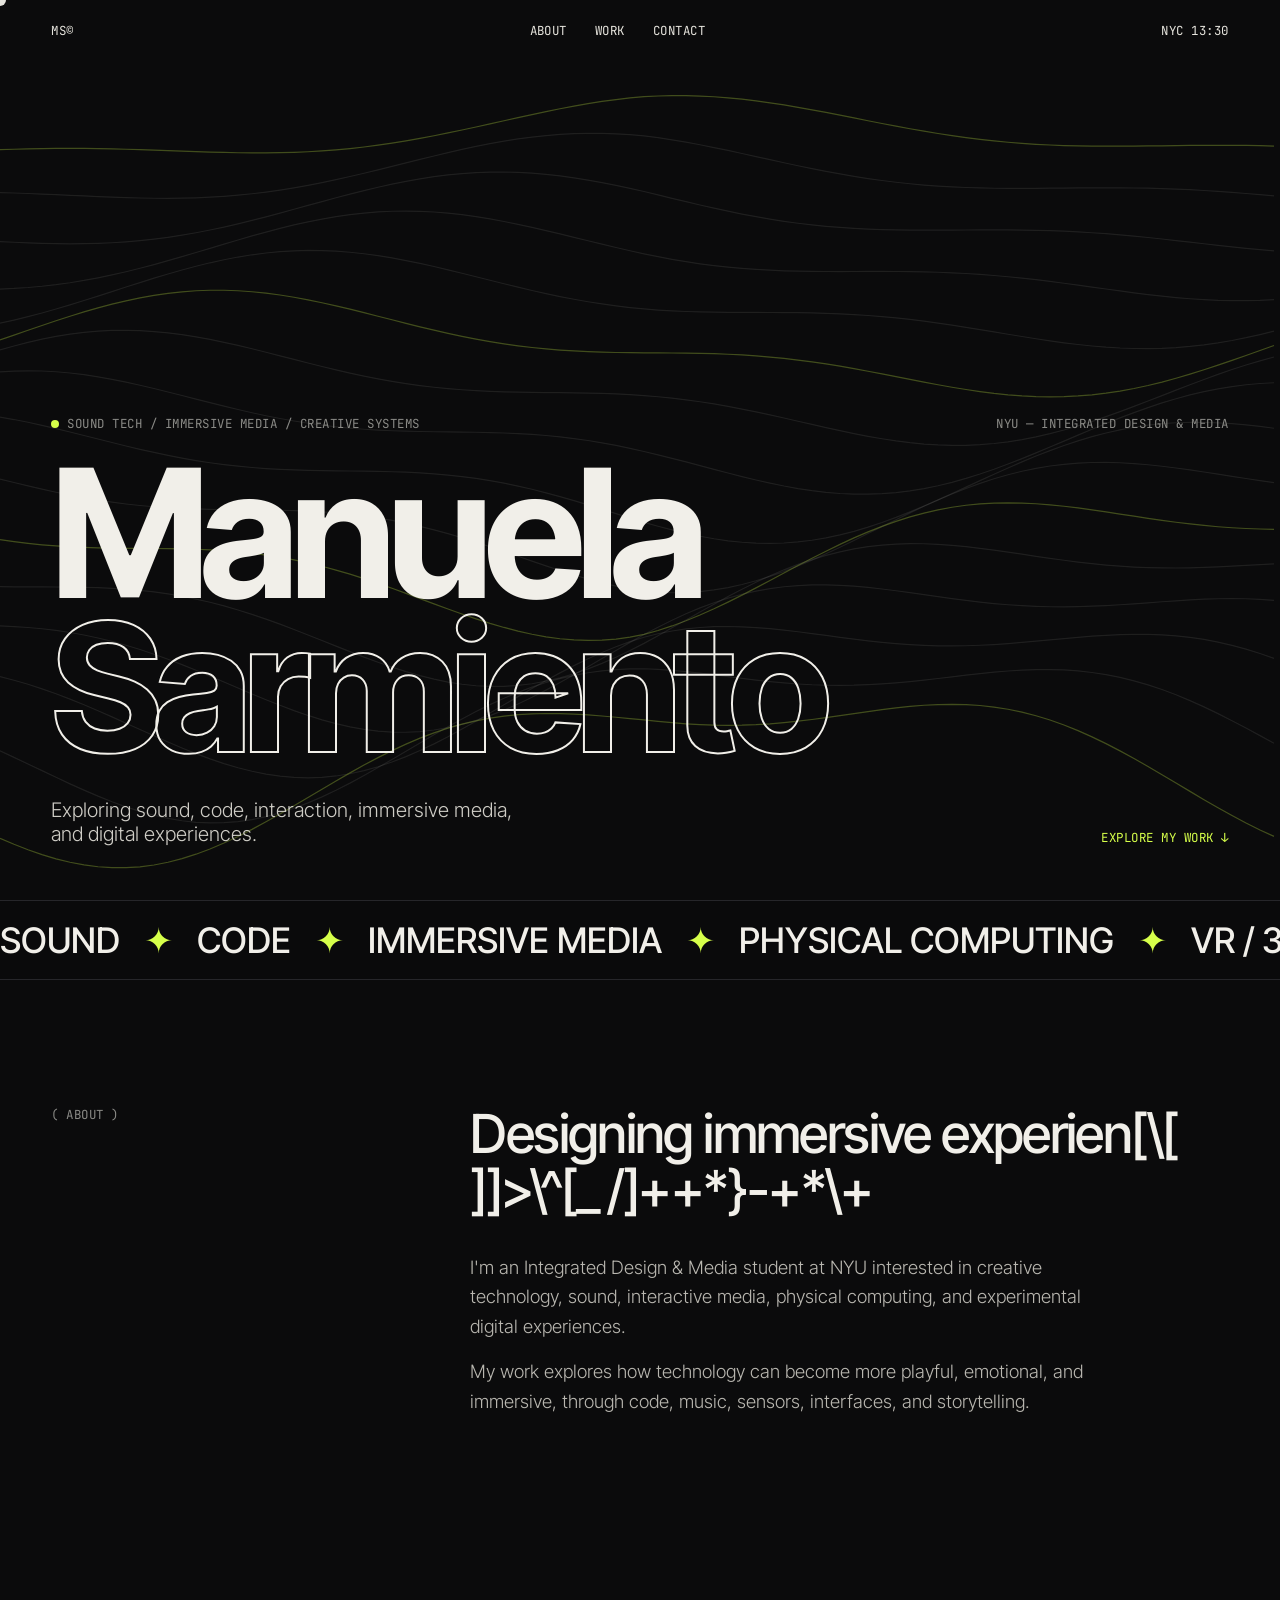
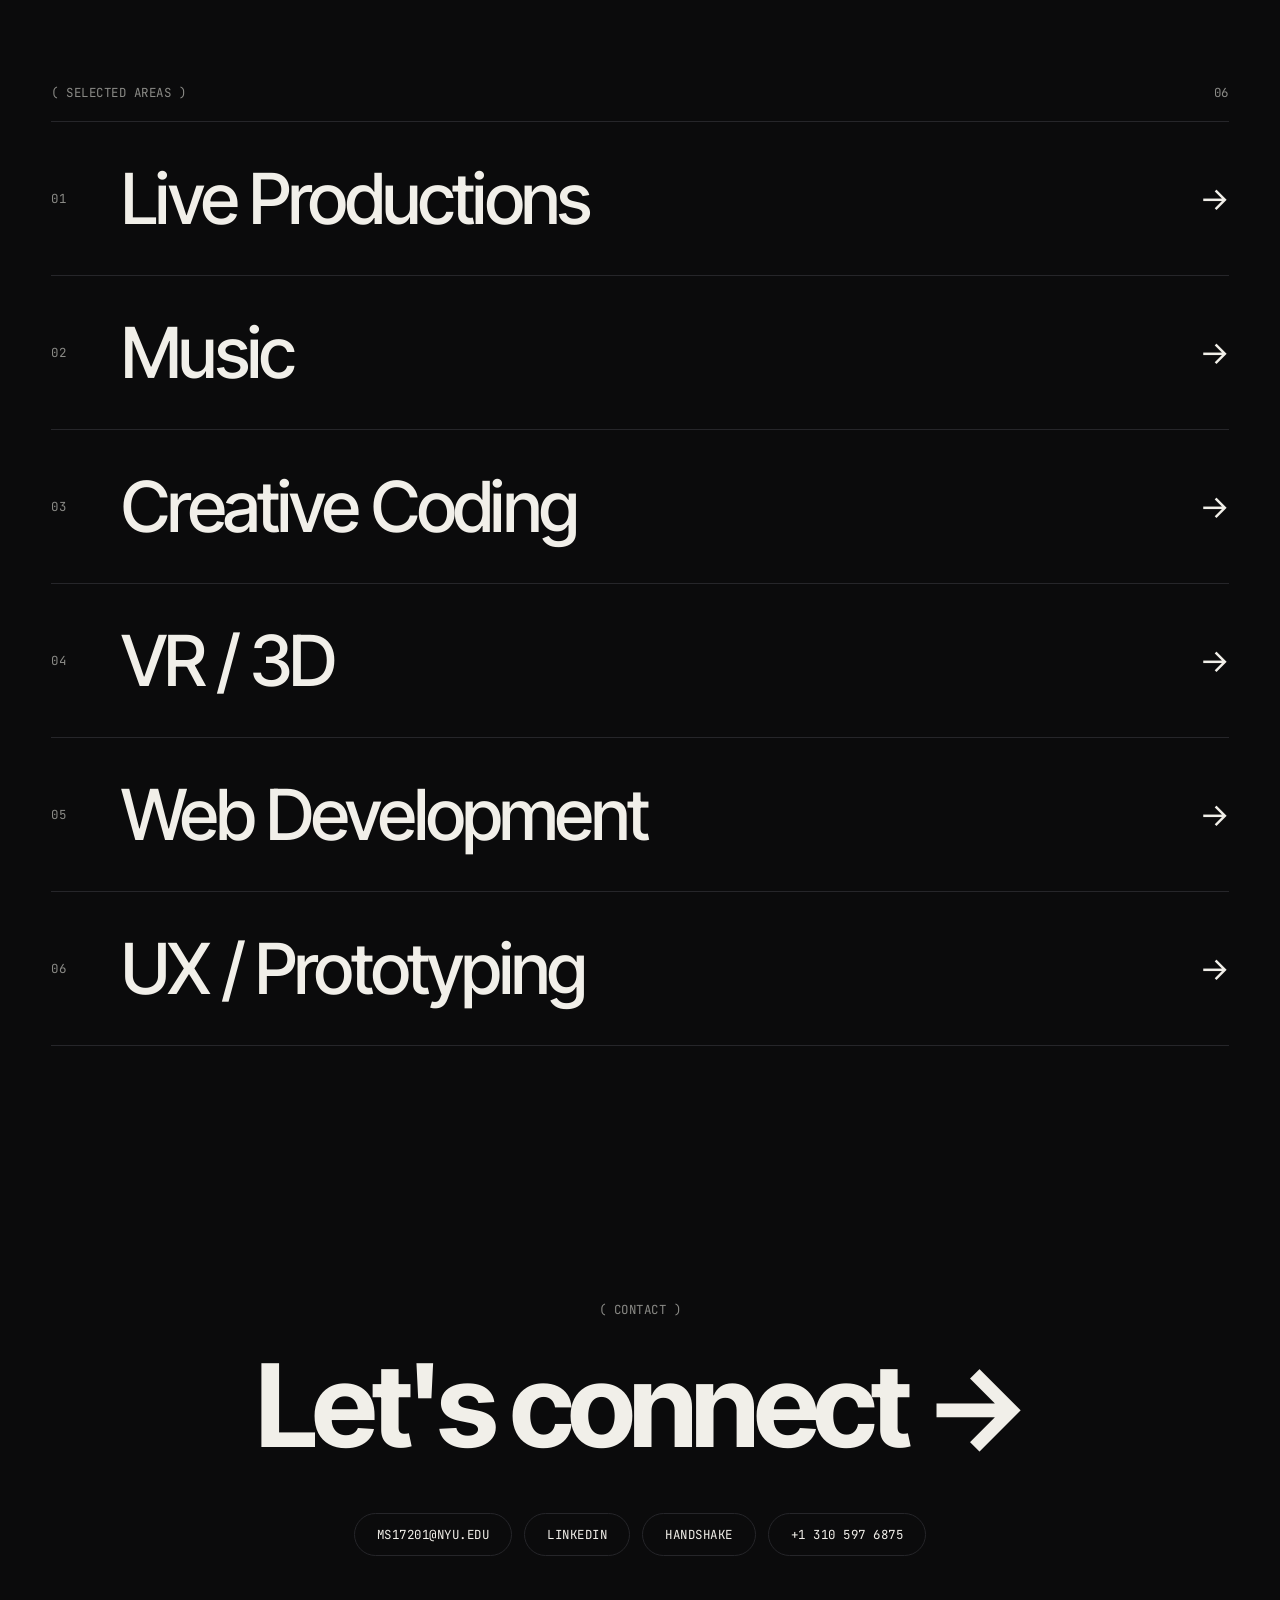
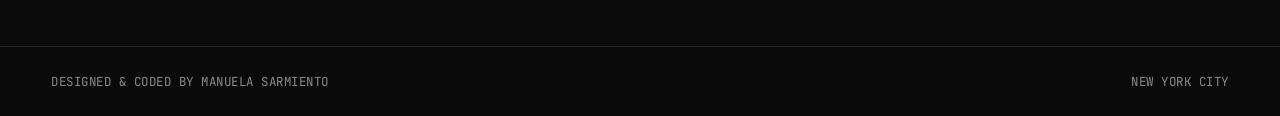
<file: index.html>
<!DOCTYPE html>
<html lang="en">
<head>
<meta charset="UTF-8">
<meta name="viewport" content="width=device-width, initial-scale=1.0">
<title>Manuela Sarmiento — Portfolio</title>
<link rel="preconnect" href="https://fonts.googleapis.com">
<link href="https://fonts.googleapis.com/css2?family=Inter+Tight:wght@300;500;700&family=JetBrains+Mono:wght@400;500&display=swap" rel="stylesheet">
<style>
:root{--bg:#0b0b0c;--fg:#f1efe9;--dim:#8a8a86;--line:#26262a;--acc:#d6ff4a}
*{box-sizing:border-box;margin:0}
html{scroll-behavior:smooth}
body{background:var(--bg);color:var(--fg);font-family:'Inter Tight',sans-serif;overflow-x:hidden;cursor:none}
a{color:inherit;text-decoration:none;cursor:none}
.mono{font-family:'JetBrains Mono',monospace;font-size:.78rem;letter-spacing:.04em;text-transform:uppercase}
canvas#wave{position:fixed;inset:0;z-index:0;opacity:.55}
main,header,footer{position:relative;z-index:1}
.cur{position:fixed;left:0;top:0;width:12px;height:12px;border-radius:50%;background:var(--fg);mix-blend-mode:difference;pointer-events:none;z-index:100;transform:translate(-50%,-50%);transition:width .25s,height .25s}
.cur.big{width:70px;height:70px}
nav{position:fixed;top:0;left:0;right:0;display:flex;justify-content:space-between;align-items:center;padding:22px 4%;z-index:20;mix-blend-mode:difference}
nav .mid{display:flex;gap:28px}
nav a{position:relative}
nav a::after{content:"";position:absolute;left:0;bottom:-3px;height:1px;width:0;background:currentColor;transition:width .3s}
nav a:hover::after{width:100%}
.hero{min-height:100vh;display:flex;flex-direction:column;justify-content:flex-end;padding:0 4% 6vh}
.hero .top{color:var(--dim);margin-bottom:24px;display:flex;justify-content:space-between;flex-wrap:wrap;gap:10px}
.hero .dot{display:inline-block;width:8px;height:8px;background:var(--acc);border-radius:50%;margin-right:8px;animation:blink 1.4s infinite}
@keyframes blink{50%{opacity:.2}}
h1{font-weight:700;font-size:clamp(3.4rem,14vw,13rem);line-height:.86;letter-spacing:-.05em;overflow:hidden}
h1 .ln{display:block;overflow:hidden}
h1 .ln span{display:inline-block;transform:translateY(105%);animation:up 1.1s cubic-bezier(.2,.8,.2,1) forwards}
h1 .ln:nth-child(2) span{animation-delay:.12s;color:transparent;-webkit-text-stroke:2px var(--fg)}
@keyframes up{to{transform:none}}
.sub{display:grid;grid-template-columns:1fr 1fr;gap:30px;margin-top:34px;align-items:end}
.sub p{font-size:1.25rem;font-weight:300;max-width:480px;color:#cfcdc6}
.scr{color:var(--acc);justify-self:end;text-align:right}
.marq{border-block:1px solid var(--line);padding:18px 0;overflow:hidden;white-space:nowrap;background:rgba(11,11,12,.7);backdrop-filter:blur(6px)}
.marq div{display:inline-block;font-size:2.2rem;font-weight:500;animation:m 28s linear infinite}
.marq i{color:var(--acc);font-style:normal;margin:0 24px}
@keyframes m{to{transform:translateX(-50%)}}
section{padding:14vh 4%}
.rv{opacity:0;transform:translateY(40px);transition:opacity 1s,transform 1s cubic-bezier(.2,.8,.2,1)}
.rv.in{opacity:1;transform:none}
.about{display:grid;grid-template-columns:1fr 2fr;gap:40px}
.about h2{font-size:clamp(1.8rem,4.2vw,3.6rem);font-weight:500;line-height:1.05;letter-spacing:-.03em;margin-bottom:34px}
.about p{color:#b9b7b0;font-size:1.15rem;line-height:1.6;max-width:640px;margin-bottom:16px;font-weight:300}
.work .head{display:flex;justify-content:space-between;color:var(--dim);margin-bottom:20px}
.row{display:flex;align-items:center;justify-content:space-between;padding:34px 0;border-top:1px solid var(--line);position:relative;overflow:hidden;transition:padding .4s,color .3s}
.row:last-child{border-bottom:1px solid var(--line)}
.row::before{content:"";position:absolute;inset:0;background:var(--acc);transform:translateY(101%);transition:transform .45s cubic-bezier(.2,.8,.2,1);z-index:-1}
.row:hover{color:#0b0b0c;padding-left:3%;padding-right:3%}
.row:hover::before{transform:none}
.row h3{font-size:clamp(1.8rem,5.5vw,4.6rem);font-weight:500;letter-spacing:-.04em}
.row .n{width:70px;color:var(--dim)}
.row:hover .n{color:#0b0b0c}
.row .go{font-size:2rem;transition:transform .4s}
.row:hover .go{transform:rotate(-45deg)}
.row .l{display:flex;align-items:center}
.contact{text-align:center;padding-bottom:10vh}
.contact .big{display:inline-block;font-size:clamp(2rem,9vw,8rem);font-weight:700;letter-spacing:-.05em;line-height:1;margin:30px 0;transition:color .3s}
.contact .big:hover{color:var(--acc)}
.pills{display:flex;gap:12px;justify-content:center;flex-wrap:wrap;margin-top:20px}
.pills a{border:1px solid var(--line);padding:12px 22px;border-radius:999px;transition:.3s;display:inline-block}
.pills a:hover{background:var(--fg);color:#0b0b0c;border-color:var(--fg)}
footer{display:flex;justify-content:space-between;padding:26px 4%;border-top:1px solid var(--line);color:var(--dim);flex-wrap:wrap;gap:10px;background:rgba(11,11,12,.8)}
@media(max-width:760px){.about,.sub{grid-template-columns:1fr}.scr{justify-self:start;text-align:left}nav .mid{display:none}body,a{cursor:auto}.cur{display:none}}
@media(prefers-reduced-motion:reduce){*{animation:none!important;transition:none!important}.rv{opacity:1;transform:none}h1 .ln span{transform:none}}
</style>
</head>
<body>
<canvas id="wave"></canvas>
<div class="cur" id="cur"></div>

<nav class="mono">
  <a href="#top">MS©</a>
  <div class="mid"><a href="#about">About</a><a href="#work">Work</a><a href="#contact">Contact</a></div>
  <span id="clock">NYC</span>
</nav>

<header class="hero" id="top">
  <div class="top mono"><span><i class="dot"></i>Sound Tech / Immersive Media / Creative Systems</span><span>NYU — Integrated Design &amp; Media</span></div>
  <h1><span class="ln"><span>Manuela</span></span><span class="ln"><span>Sarmiento</span></span></h1>
  <div class="sub">
    <p>Exploring sound, code, interaction, immersive media, and digital experiences.</p>
    <a class="mono scr" href="#work" id="mag">Explore my work ↓</a>
  </div>
</header>

<div class="marq"><div id="marq"></div></div>

<main>
<section id="about" class="about">
  <span class="mono rv" style="color:var(--dim)">( About )</span>
  <div class="rv">
    <h2 id="scramble">Designing immersive experiences through technology.</h2>
    <p>I'm an Integrated Design &amp; Media student at NYU interested in creative technology, sound, interactive media, physical computing, and experimental digital experiences.</p>
    <p>My work explores how technology can become more playful, emotional, and immersive, through code, music, sensors, interfaces, and storytelling.</p>
  </div>
</section>

<section id="work" class="work">
  <div class="head mono rv"><span>( Selected Areas )</span><span>06</span></div>
  <a class="row rv" href="live-image-processing.html"><div class="l"><span class="n mono">01</span><h3>Live Productions</h3></div><span class="go">→</span></a>
  <a class="row rv" href="music.html"><div class="l"><span class="n mono">02</span><h3>Music</h3></div><span class="go">→</span></a>
  <a class="row rv" href="creative-coding.html"><div class="l"><span class="n mono">03</span><h3>Creative Coding</h3></div><span class="go">→</span></a>
  <a class="row rv" href="vr-3d.html"><div class="l"><span class="n mono">04</span><h3>VR / 3D</h3></div><span class="go">→</span></a>
  <a class="row rv" href="web-development.html"><div class="l"><span class="n mono">05</span><h3>Web Development</h3></div><span class="go">→</span></a>
  <a class="row rv" href="ux-prototyping.html"><div class="l"><span class="n mono">06</span><h3>UX / Prototyping</h3></div><span class="go">→</span></a>
</section>

<section id="contact" class="contact">
  <span class="mono rv" style="color:var(--dim)">( Contact )</span>
  <div class="rv"><a class="big" href="mailto:ms17201@nyu.edu">Let's connect →</a></div>
  <div class="pills mono rv">
    <a href="mailto:ms17201@nyu.edu">ms17201@nyu.edu</a>
    <a href="https://www.linkedin.com/in/manuela-sarmiento">LinkedIn</a>
    <a href="https://app.joinhandshake.com/profiles/hmy2k2">Handshake</a>
    <a href="tel:+13105976875">+1 310 597 6875</a>
  </div>
</section>
</main>

<footer class="mono"><span>Designed &amp; coded by Manuela Sarmiento</span><span>New York City</span></footer>

<script>
// ---- flowing sound-wave background, reacts to mouse + scroll
const cv=document.getElementById('wave'),c=cv.getContext('2d');
let W,H,mx=.5,my=.5,sy=0,t=0;
function size(){const d=devicePixelRatio||1;W=cv.width=innerWidth*d;H=cv.height=innerHeight*d;c.scale(1,1)}
size();addEventListener('resize',size);
addEventListener('pointermove',e=>{mx=e.clientX/innerWidth;my=e.clientY/innerHeight});
addEventListener('scroll',()=>sy=scrollY);
function draw(){
  t+=.012;c.clearRect(0,0,W,H);
  const lines=16;
  for(let l=0;l<lines;l++){
    c.beginPath();
    const base=H*(.15+l/lines*.75);
    for(let x=0;x<=W;x+=14){
      const nx=x/W;
      const amp=(18+l*2.2)*(1+Math.abs(nx-mx)*-.6+1.2)*(1+my*.8);
      const y=base+Math.sin(nx*6+t*2+l*.4+sy*.002)*amp*.5+Math.sin(nx*13-t*3+l)*amp*.22;
      x?c.lineTo(x,y):c.moveTo(x,y);
    }
    c.strokeStyle=l%5==0?'rgba(214,255,74,.5)':'rgba(241,239,233,.16)';
    c.lineWidth=1.2;c.stroke();
  }
  requestAnimationFrame(draw);
}
if(!matchMedia('(prefers-reduced-motion:reduce)').matches)draw();else draw();

// ---- custom cursor
const cur=document.getElementById('cur');
addEventListener('pointermove',e=>{cur.style.left=e.clientX+'px';cur.style.top=e.clientY+'px'});
document.querySelectorAll('a').forEach(a=>{a.addEventListener('mouseenter',()=>cur.classList.add('big'));a.addEventListener('mouseleave',()=>cur.classList.remove('big'))});

// ---- magnetic link
const mag=document.getElementById('mag');
mag.addEventListener('pointermove',e=>{const r=mag.getBoundingClientRect();mag.style.transform=`translate(${(e.clientX-r.left-r.width/2)*.4}px,${(e.clientY-r.top-r.height/2)*.6}px)`});
mag.addEventListener('pointerleave',()=>mag.style.transform='');
mag.style.transition='transform .25s';mag.style.display='inline-block';

// ---- scroll reveal (staggered)
const io=new IntersectionObserver(es=>es.forEach(e=>{if(e.isIntersecting){e.target.classList.add('in');io.unobserve(e.target)}}),{threshold:.15});
document.querySelectorAll('.rv').forEach((el,i)=>{el.style.transitionDelay=(i%3)*.08+'s';io.observe(el)});

// ---- marquee
const w=['SOUND','CODE','IMMERSIVE MEDIA','PHYSICAL COMPUTING','VR / 3D','UX','CREATIVE SYSTEMS'];
document.getElementById('marq').innerHTML=(w.map(x=>x+'<i>✦</i>').join('')).repeat(4);

// ---- text scramble when About scrolls in
const sc=document.getElementById('scramble'),final=sc.textContent,ch='!<>-_\\/[]{}—=+*^?#';
new IntersectionObserver((es,ob)=>{if(!es[0].isIntersecting)return;ob.disconnect();let f=0;
const id=setInterval(()=>{sc.textContent=[...final].map((c,i)=>c==' '||i<f?c:ch[Math.floor(Math.random()*ch.length)]).join('');f+=1.2;if(f>final.length){sc.textContent=final;clearInterval(id)}},28)},{threshold:.6}).observe(sc);

// ---- NYC clock
const clk=document.getElementById('clock');
(function tick(){clk.textContent='NYC '+new Date().toLocaleTimeString('en-US',{timeZone:'America/New_York',hour:'2-digit',minute:'2-digit',hour12:false});setTimeout(tick,10000)})();
</script>
</body>
</html>
</file>
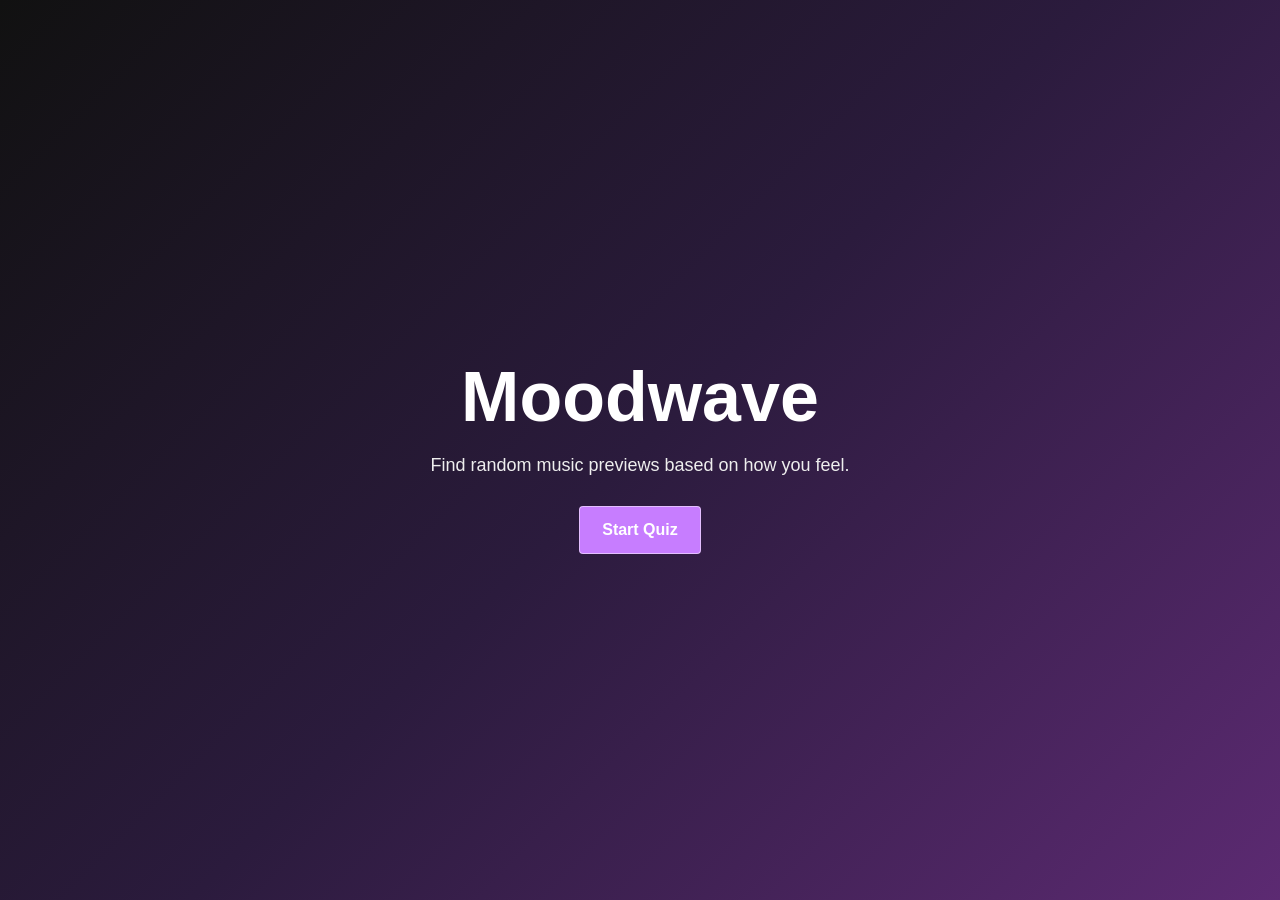
<file: mood-based-music-quiz/index.html>
<!DOCTYPE html>
<html lang="en">
<head>
  <meta charset="UTF-8" />
  <meta name="viewport" content="width=device-width, initial-scale=1.0" />
  <title>Moodwave</title>
  <link rel="stylesheet" href="style.css" />
</head>
<body>

  <main class="app">

    <section class="page active" id="startPage">

      <h1>Moodwave</h1>
      <p class="subtitle">Find random music previews based on how you feel.</p>
      <button id="startBtn">Start Quiz</button>
    </section>

    <section class="page" id="questionOne">
      <p class="step">Question 1 of 2</p>
      <h2>How do you feel today?</h2>

      <div class="options">
        <button class="feeling-btn" data-feeling="happy">Happy</button>
        <button class="feeling-btn" data-feeling="sad">Sad</button>
        <button class="feeling-btn" data-feeling="neutral">Neutral</button>
      </div>
    </section>

    <section class="page" id="questionTwo">
      <p class="step">Question 2 of 2</p>
      <h2>What kind of mood do you want?</h2>

      <div class="options">
        <button class="mood-btn" data-mood="meditation">Meditation</button>
        <button class="mood-btn" data-mood="strong">Something Strong</button>
        <button class="mood-btn" data-mood="calm">Something Calm</button>
        <button class="mood-btn" data-mood="melancholic">Melancholic</button>
      </div>

      <button class="backBtn" id="backToQ1">Back</button>
    </section>

    <section class="page" id="loadingPage">
      <h2>Finding your sound...</h2>
      <div class="loader"></div>
      <p id="loadingText">Searching for songs that match your mood.</p>
    </section>

    <section class="page" id="resultsPage">
      <p class="tag">YOUR MOOD RESULTS</p>
      <h2 id="resultTitle"></h2>

      <div class="actions">
        <button id="againBtn">Give Me Different Songs</button>
        <button id="restartBtn">Restart Quiz</button>
      </div>

      <div id="results"></div>
    </section>

  </main>

  <script src="script.js"></script>
</body>
</html>
</file>
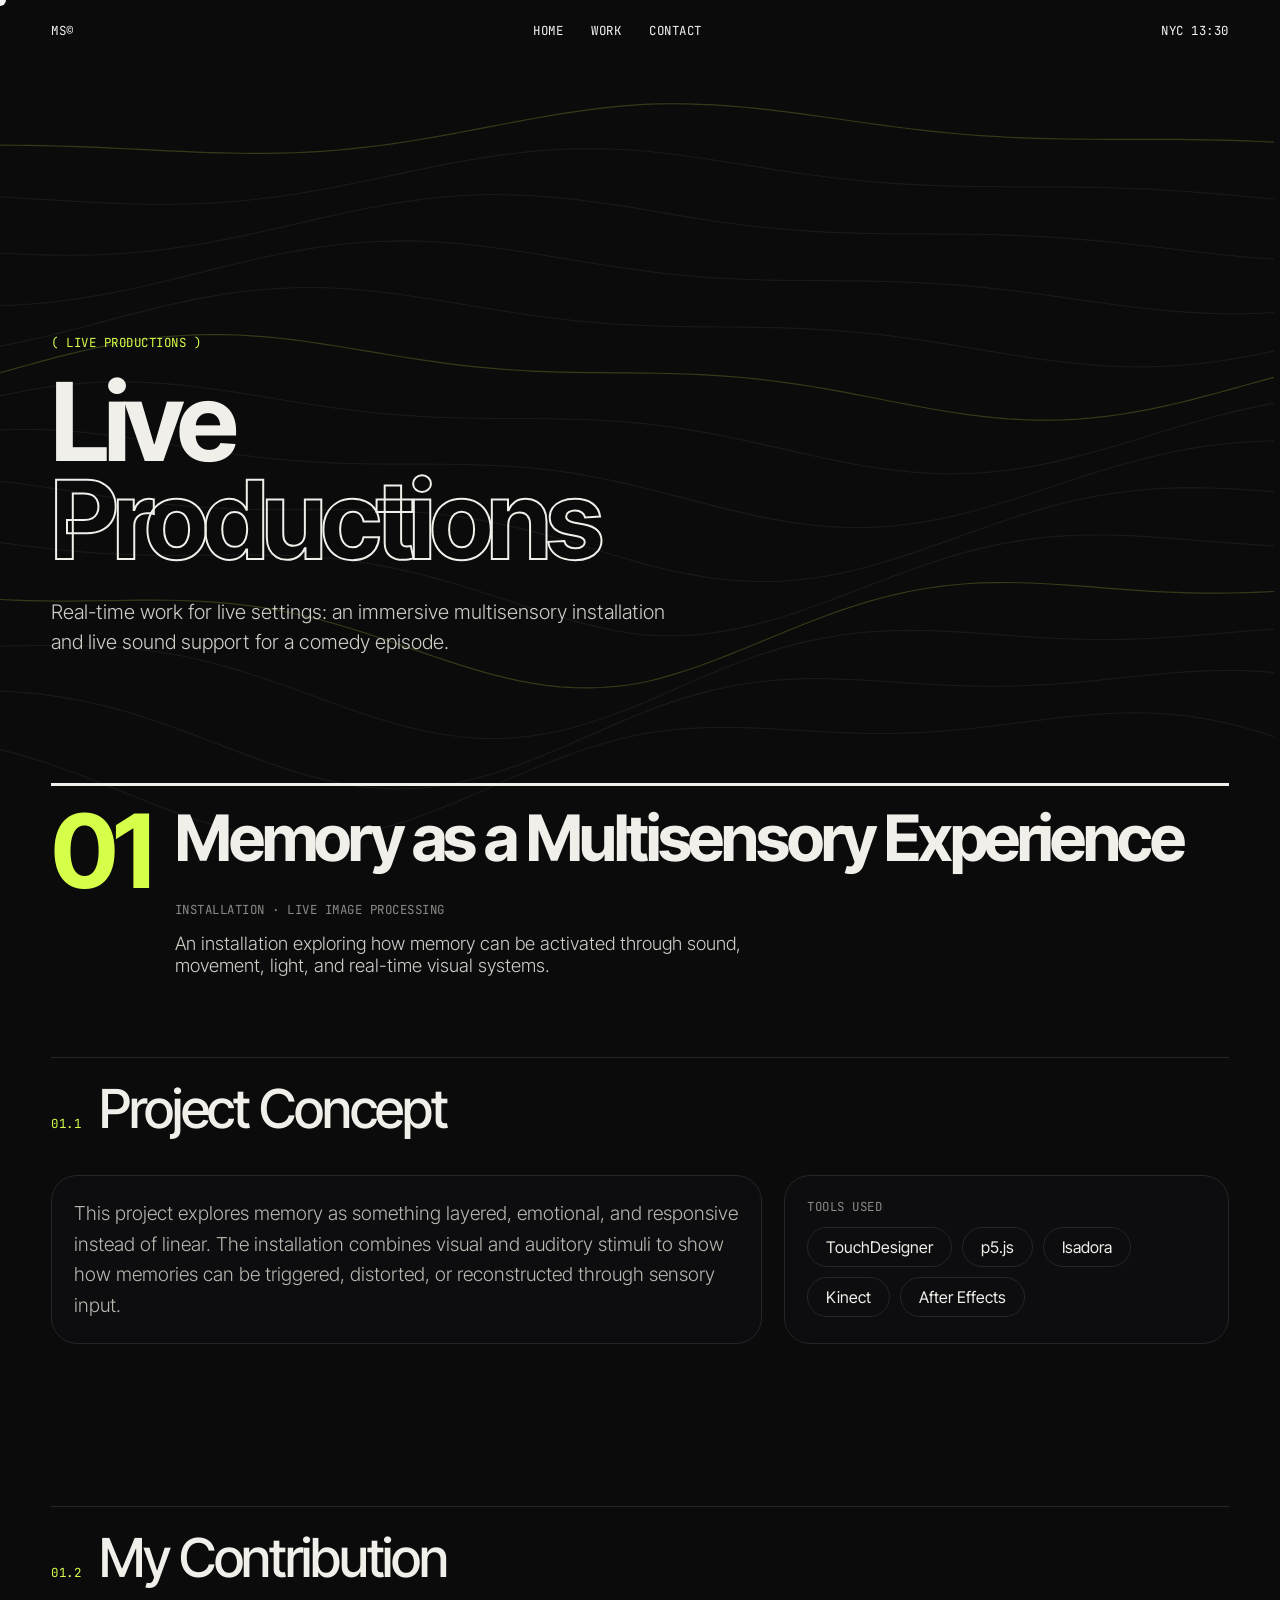
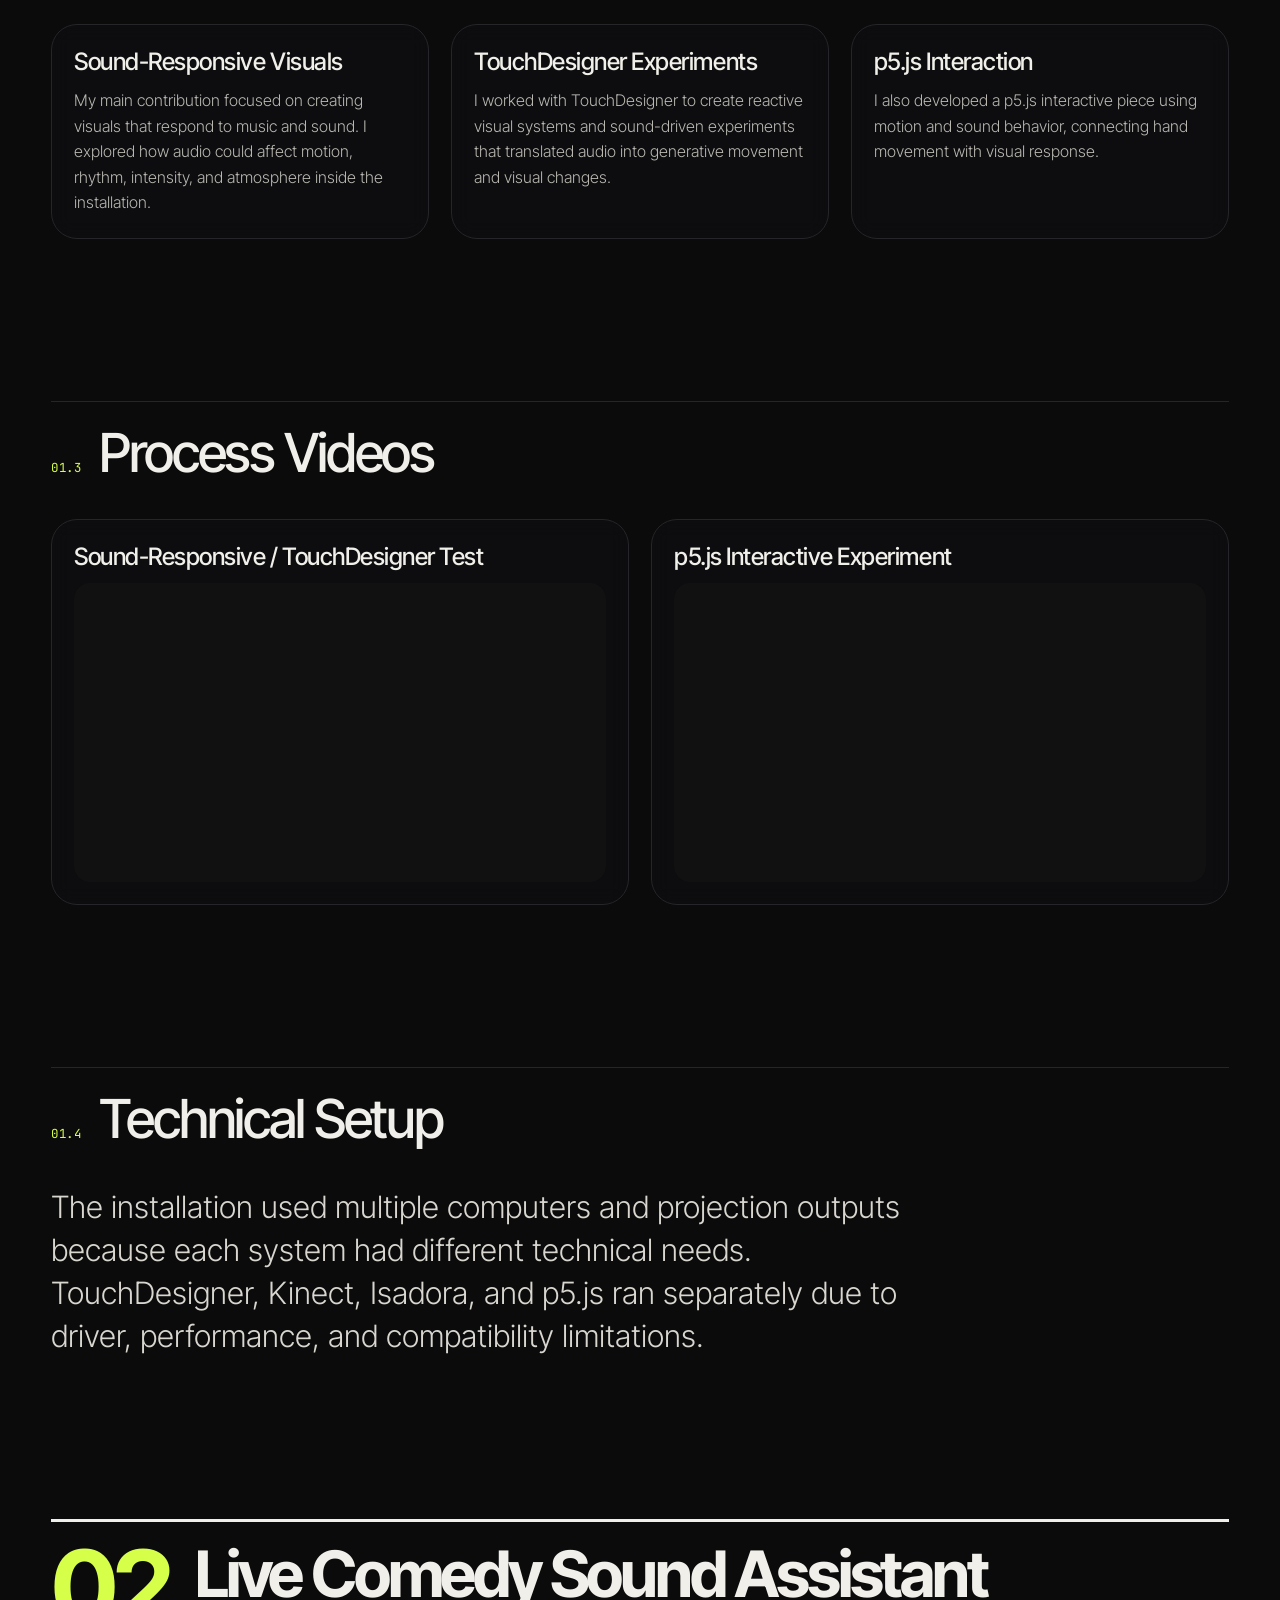
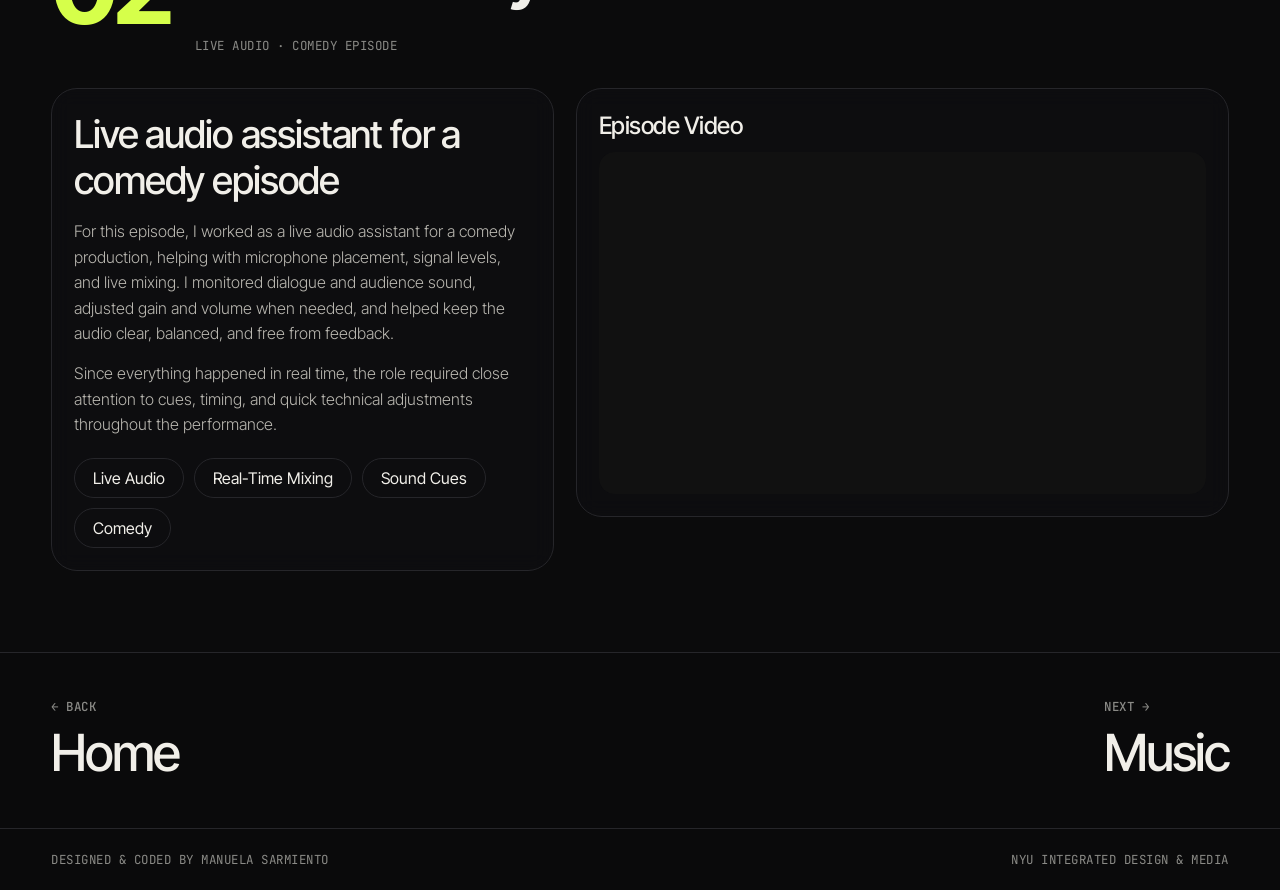
<file: live-image-processing.html>
<!DOCTYPE html>
<html lang="en">
<head>
<meta charset="UTF-8">
<meta name="viewport" content="width=device-width, initial-scale=1.0">
<title>Live Productions | Manuela Sarmiento</title>
<link rel="preconnect" href="https://fonts.googleapis.com">
<link href="https://fonts.googleapis.com/css2?family=Inter+Tight:wght@300;500;700&family=JetBrains+Mono:wght@400;500&display=swap" rel="stylesheet">
<style>
:root{--bg:#0b0b0c;--fg:#f1efe9;--dim:#8a8a86;--line:#26262a;--acc:#d6ff4a}
*{box-sizing:border-box;margin:0;padding:0}
html{scroll-behavior:smooth}
body{background:var(--bg);color:var(--fg);font-family:'Inter Tight',Arial,sans-serif;overflow-x:hidden;cursor:none}
a{color:inherit;text-decoration:none;cursor:none}
.mono{font-family:'JetBrains Mono',monospace;font-size:.78rem;letter-spacing:.04em;text-transform:uppercase}
canvas#wave{position:fixed;inset:0;z-index:0;opacity:.4;pointer-events:none}
main,footer{position:relative;z-index:1}
.cur{position:fixed;left:0;top:0;width:12px;height:12px;border-radius:50%;background:#fff;mix-blend-mode:difference;pointer-events:none;z-index:100;transform:translate(-50%,-50%);transition:width .25s,height .25s,opacity .2s}
.cur.big{width:70px;height:70px}
.cur.hide{opacity:0}
nav.top{position:fixed;top:0;left:0;right:0;display:flex;justify-content:space-between;align-items:center;padding:22px 4%;z-index:20;mix-blend-mode:difference;color:#fff}
nav.top .mid{display:flex;gap:28px}
nav.top a{position:relative}
nav.top a::after{content:"";position:absolute;left:0;bottom:-3px;height:1px;width:0;background:currentColor;transition:width .3s}
nav.top a:hover::after,nav.top a.on::after{width:100%}
.intro{min-height:62vh;display:flex;flex-direction:column;justify-content:flex-end;padding:150px 4% 5vh}
.intro .mono{color:var(--acc);margin-bottom:22px}
.intro h1{font-weight:700;font-size:clamp(3rem,10vw,9rem);line-height:.88;letter-spacing:-.05em}
.intro h1 .ln{display:block;overflow:hidden}
.intro h1 .ln span{display:inline-block;transform:translateY(105%);animation:up 1.1s cubic-bezier(.2,.8,.2,1) forwards}
.intro h1 .ln:nth-child(2) span{animation-delay:.12s;color:transparent;-webkit-text-stroke:2px var(--fg)}
.intro p.d{margin-top:26px;color:#cfcdc6;font-weight:300;font-size:1.2rem;max-width:520px}
@keyframes up{to{transform:none}}
.grid{padding:4vh 4% 12vh;display:grid;grid-template-columns:repeat(2,1fr);gap:22px}
.card{position:relative;padding:22px;border:1px solid var(--line);border-radius:26px;background:rgba(14,14,16,.82);backdrop-filter:blur(10px);overflow:hidden;transition:border-color .4s,transform .5s cubic-bezier(.2,.8,.2,1)}
.card::before{content:"";position:absolute;inset:0;background:radial-gradient(500px circle at var(--x,50%) var(--y,0%),rgba(214,255,74,.12),transparent 45%);opacity:0;transition:opacity .4s;pointer-events:none}
.card:hover{border-color:rgba(214,255,74,.55);transform:translateY(-6px)}
.card:hover::before{opacity:1}
.card.wide{grid-column:span 2}
.ch{display:flex;justify-content:space-between;align-items:baseline;gap:16px;margin-bottom:18px;position:relative;z-index:2}
.ch .n{color:var(--acc)}
.ch h2{font-size:clamp(1.6rem,3vw,2.4rem);font-weight:500;letter-spacing:-.03em;flex:1;margin-left:16px}
.ch a.open{border:1px solid var(--line);padding:8px 14px;border-radius:999px;color:var(--dim);transition:.3s;white-space:nowrap}
.ch a.open:hover{background:var(--fg);color:#0b0b0c;border-color:var(--fg)}
.card iframe,.card video{display:block;width:100%;height:520px;border:0;border-radius:16px;background:#111;position:relative;z-index:2}
.card.wide iframe{height:620px}
.card video{object-fit:cover}
.pn{display:flex;justify-content:space-between;gap:20px;padding:5vh 4%;border-top:1px solid var(--line);flex-wrap:wrap;background:rgba(11,11,12,.85)}
.pn a{font-size:clamp(1.6rem,4vw,3.2rem);font-weight:500;letter-spacing:-.04em;transition:color .3s}
.pn a:hover{color:var(--acc)}
.pn small{display:block;color:var(--dim);margin-bottom:6px}
footer{display:flex;justify-content:space-between;padding:22px 4%;border-top:1px solid var(--line);color:var(--dim);flex-wrap:wrap;gap:10px;background:rgba(11,11,12,.9)}
.rv{opacity:0;transform:translateY(40px);transition:opacity 1s,transform 1s cubic-bezier(.2,.8,.2,1)}
.rv.in{opacity:1;transform:none}
@media(max-width:1000px){.grid{grid-template-columns:1fr}.card.wide{grid-column:span 1}.card.wide iframe{height:500px}}
@media(max-width:700px){nav.top .mid{display:none}body,a{cursor:auto}.cur{display:none}.card iframe,.card video{height:380px}.ch h2{margin-left:0}.ch{flex-wrap:wrap}}
@media(prefers-reduced-motion:reduce){*{animation:none!important;transition:none!important}.rv{opacity:1;transform:none}.intro h1 .ln span{transform:none}}

.hero-t{min-height:78vh;display:flex;flex-direction:column;justify-content:flex-end;padding:150px 4% 5vh}
.hero-t .mono{color:var(--acc);margin-bottom:22px}
.hero-t h1{font-weight:700;font-size:clamp(2.6rem,8.5vw,7.5rem);line-height:.9;letter-spacing:-.05em}
.hero-t h1 .ln{display:block;overflow:hidden}
.hero-t h1 .ln span{display:inline-block;transform:translateY(105%);animation:up 1.1s cubic-bezier(.2,.8,.2,1) forwards}
.hero-t h1 .ln:nth-child(2) span{animation-delay:.12s;color:transparent;-webkit-text-stroke:2px var(--fg)}
.hero-t p.d{margin-top:28px;color:#cfcdc6;font-weight:300;font-size:1.25rem;max-width:620px;line-height:1.5}
.sec{position:relative;padding:9vh 4%}
.sh{display:flex;gap:18px;align-items:baseline;margin-bottom:34px;border-top:1px solid var(--line);padding-top:18px}
.sh .n{color:var(--acc)}
.sh h2{font-size:clamp(1.8rem,4.2vw,3.4rem);font-weight:500;letter-spacing:-.04em}
.ov{display:grid;grid-template-columns:1.6fr 1fr;gap:22px}
.ov p{color:#b9b7b0;font-size:1.2rem;line-height:1.65;font-weight:300}
.tools{list-style:none;display:flex;flex-wrap:wrap;gap:10px;margin-top:6px}
.tools li{border:1px solid var(--line);border-radius:999px;padding:9px 18px;transition:.3s}
.tools li:hover{background:var(--acc);color:#0b0b0c;border-color:var(--acc);transform:rotate(-2deg)}
.card h3{font-size:1.5rem;font-weight:500;letter-spacing:-.02em;margin-bottom:12px;position:relative;z-index:2}
.card p.t{color:#b9b7b0;line-height:1.6;font-weight:300;position:relative;z-index:2}
.card h3.lab{color:var(--dim);font-family:'JetBrains Mono',monospace;font-size:.78rem;text-transform:uppercase;letter-spacing:.04em;font-weight:400}
.g3{display:grid;grid-template-columns:repeat(3,1fr);gap:22px}
.g2{display:grid;grid-template-columns:repeat(2,1fr);gap:22px}
.card.v iframe{height:auto;aspect-ratio:16/9}
.setup{font-size:clamp(1.3rem,2.4vw,2rem);font-weight:300;line-height:1.4;max-width:900px;color:#d8d6cf}
@media(max-width:1000px){.g3,.g2,.ov{grid-template-columns:1fr}}

.ph{aspect-ratio:16/9;border-radius:16px;border:1px dashed #3a3a40;background:repeating-linear-gradient(45deg,#111,#111 14px,#151517 14px,#151517 28px);display:grid;place-items:center;text-align:center;color:var(--dim);position:relative;z-index:2;padding:20px}
.ph b{display:block;font-size:2.4rem;color:var(--acc);margin-bottom:8px}
.cs{display:grid;grid-template-columns:1fr 1.3fr;gap:22px;align-items:start}
.cs h3.big{font-size:clamp(1.6rem,3vw,2.4rem);letter-spacing:-.03em;margin-bottom:16px}
@media(max-width:1000px){.cs{grid-template-columns:1fr}}

.pj{border-top:3px solid var(--fg);padding-top:22px;display:grid;grid-template-columns:auto 1fr;gap:6px 26px;align-items:start}
.pj .num{font-size:clamp(3rem,8vw,7rem);font-weight:700;letter-spacing:-.05em;line-height:.85;color:var(--acc)}
.pj h2{font-size:clamp(2rem,5vw,4.4rem);font-weight:700;letter-spacing:-.05em;line-height:.95}
.pj p{grid-column:2;color:#cfcdc6;font-weight:300;font-size:1.15rem;max-width:620px;margin-top:8px}
.pj .tag{grid-column:2;color:var(--dim)}
@media(max-width:700px){.pj{grid-template-columns:1fr}.pj p,.pj .tag{grid-column:1}}
</style>
</head>
<body>
<canvas id="wave"></canvas>
<div class="cur" id="cur"></div>

<nav class="top mono">
  <a href="index.html">MS©</a>
  <div class="mid"><a href="index.html">Home</a><a href="index.html#work">Work</a><a href="index.html#contact">Contact</a></div>
  <span id="clock">NYC</span>
</nav>

<main>
  <header class="hero-t">
    <p class="mono">( Live Productions )</p>
    <h1><span class="ln"><span>Live</span></span><span class="ln"><span>Productions</span></span></h1>
    <p class="d">Real-time work for live settings: an immersive multisensory installation and live sound support for a comedy episode.</p>
  </header>

  <section class="sec" style="padding-bottom:0">
    <div class="pj rv">
      <span class="num">01</span>
      <h2>Memory as a Multisensory Experience</h2>
      <span class="tag mono">Installation · Live Image Processing</span>
      <p>An installation exploring how memory can be activated through sound, movement, light, and real-time visual systems.</p>
    </div>
  </section>

  <section class="sec">
    <div class="sh rv"><span class="n mono">01.1</span><h2>Project Concept</h2></div>
    <div class="ov">
      <div class="card rv">
        <p class="t" style="font-size:1.2rem">This project explores memory as something layered, emotional, and responsive instead of linear. The installation combines visual and auditory stimuli to show how memories can be triggered, distorted, or reconstructed through sensory input.</p>
      </div>
      <div class="card rv">
        <h3 class="lab">Tools Used</h3>
        <ul class="tools">
          <li>TouchDesigner</li><li>p5.js</li><li>Isadora</li><li>Kinect</li><li>After Effects</li>
        </ul>
      </div>
    </div>
  </section>

  <section class="sec">
    <div class="sh rv"><span class="n mono">01.2</span><h2>My Contribution</h2></div>
    <div class="g3">
      <div class="card rv"><h3>Sound-Responsive Visuals</h3><p class="t">My main contribution focused on creating visuals that respond to music and sound. I explored how audio could affect motion, rhythm, intensity, and atmosphere inside the installation.</p></div>
      <div class="card rv"><h3>TouchDesigner Experiments</h3><p class="t">I worked with TouchDesigner to create reactive visual systems and sound-driven experiments that translated audio into generative movement and visual changes.</p></div>
      <div class="card rv"><h3>p5.js Interaction</h3><p class="t">I also developed a p5.js interactive piece using motion and sound behavior, connecting hand movement with visual response.</p></div>
    </div>
  </section>

  <section class="sec">
    <div class="sh rv"><span class="n mono">01.3</span><h2>Process Videos</h2></div>
    <div class="g2">
      <div class="card v rv">
        <h3>Sound-Responsive / TouchDesigner Test</h3>
        <iframe src="https://drive.google.com/file/d/1Uo4B9eLhntT2sNdzqlfZEyLAdB147bjg/preview" allow="autoplay" allowfullscreen loading="lazy" title="TouchDesigner test"></iframe>
      </div>
      <div class="card v rv">
        <h3>p5.js Interactive Experiment</h3>
        <iframe src="https://drive.google.com/file/d/1iuGqt-m15LSZesepcH3ZJaFvpfqtdt3Q/preview" allow="autoplay" allowfullscreen loading="lazy" title="p5.js experiment"></iframe>
      </div>
    </div>
  </section>

  <section class="sec">
    <div class="sh rv"><span class="n mono">01.4</span><h2>Technical Setup</h2></div>
    <p class="setup rv">The installation used multiple computers and projection outputs because each system had different technical needs. TouchDesigner, Kinect, Isadora, and p5.js ran separately due to driver, performance, and compatibility limitations.</p>
  </section>

  <section class="sec">
    <div class="pj rv" style="margin-bottom:34px">
      <span class="num">02</span>
      <h2>Live Comedy Sound Assistant</h2>
      <span class="tag mono">Live Audio · Comedy Episode</span>
    </div>
    <div class="cs">
      <div class="card rv">
        <h3 class="big">Live audio assistant for a comedy episode</h3>
        <p class="t">For this episode, I worked as a live audio assistant for a comedy production, helping with microphone placement, signal levels, and live mixing. I monitored dialogue and audience sound, adjusted gain and volume when needed, and helped keep the audio clear, balanced, and free from feedback.</p>
        <p class="t" style="margin-top:14px">Since everything happened in real time, the role required close attention to cues, timing, and quick technical adjustments throughout the performance.</p>
        <ul class="tools" style="margin-top:20px">
          <li>Live Audio</li><li>Real-Time Mixing</li><li>Sound Cues</li><li>Comedy</li>
        </ul>
      </div>
      <div class="card v rv">
        <h3>Episode Video</h3>
        <iframe src="https://www.youtube.com/embed/eQFkqBRBOxw" allow="accelerometer; autoplay; clipboard-write; encrypted-media; gyroscope; picture-in-picture; web-share" referrerpolicy="strict-origin-when-cross-origin" allowfullscreen loading="lazy" title="Live Comedy Sound Assistant"></iframe>
      </div>
    </div>
  </section>

  <div class="pn">
    <a href="index.html"><small class="mono">← Back</small>Home</a>
    <a href="music.html"><small class="mono">Next →</small>Music</a>
  </div>
</main>

<footer class="mono"><span>Designed &amp; coded by Manuela Sarmiento</span><span>NYU Integrated Design &amp; Media</span></footer>

<script>
// Wave background
const cv=document.getElementById('wave');
if(cv){
  const c=cv.getContext('2d');let W,H,mx=.5,my=.5,sy=0,t=0;
  const size=()=>{W=cv.width=innerWidth;H=cv.height=innerHeight};size();
  addEventListener('resize',size);
  addEventListener('pointermove',e=>{mx=e.clientX/innerWidth;my=e.clientY/innerHeight});
  addEventListener('scroll',()=>sy=scrollY);
  (function draw(){
    t+=.012;c.clearRect(0,0,W,H);
    for(let l=0;l<14;l++){
      c.beginPath();const base=H*(.15+l/14*.75);
      for(let x=0;x<=W;x+=14){
        const nx=x/W,amp=(18+l*2.2)*(1.8-Math.abs(nx-mx)*.6)*(1+my*.8);
        const y=base+Math.sin(nx*6+t*2+l*.4+sy*.002)*amp*.5+Math.sin(nx*13-t*3+l)*amp*.22;
        x?c.lineTo(x,y):c.moveTo(x,y);
      }
      c.strokeStyle=l%5==0?'rgba(214,255,74,.5)':'rgba(241,239,233,.16)';c.lineWidth=1.2;c.stroke();
    }
    requestAnimationFrame(draw);
  })();
}

// Custom cursor (hides over iframes so you can use the projects normally)
const cur=document.getElementById('cur');
if(cur){
  addEventListener('pointermove',e=>{cur.style.left=e.clientX+'px';cur.style.top=e.clientY+'px'});
  document.querySelectorAll('a').forEach(a=>{
    a.addEventListener('mouseenter',()=>cur.classList.add('big'));
    a.addEventListener('mouseleave',()=>cur.classList.remove('big'));
  });
  document.querySelectorAll('iframe,video').forEach(f=>{
    f.addEventListener('mouseenter',()=>cur.classList.add('hide'));
    f.addEventListener('mouseleave',()=>cur.classList.remove('hide'));
  });
}

// Scroll reveal
const io=new IntersectionObserver(es=>es.forEach(e=>{
  if(e.isIntersecting){e.target.classList.add('in');io.unobserve(e.target)}
}),{threshold:.1});
document.querySelectorAll('.rv').forEach((el,i)=>{el.style.transitionDelay=(i%2)*.08+'s';io.observe(el)});

// Card spotlight follows the mouse
document.querySelectorAll('.card').forEach(card=>{
  card.addEventListener('pointermove',e=>{
    const r=card.getBoundingClientRect();
    card.style.setProperty('--x',(e.clientX-r.left)+'px');
    card.style.setProperty('--y',(e.clientY-r.top)+'px');
  });
});

// NYC clock
const clk=document.getElementById('clock');
if(clk)(function tick(){
  clk.textContent='NYC '+new Date().toLocaleTimeString('en-US',{timeZone:'America/New_York',hour:'2-digit',minute:'2-digit',hour12:false});
  setTimeout(tick,10000);
})();
</script>
</body>
</html>
</file>
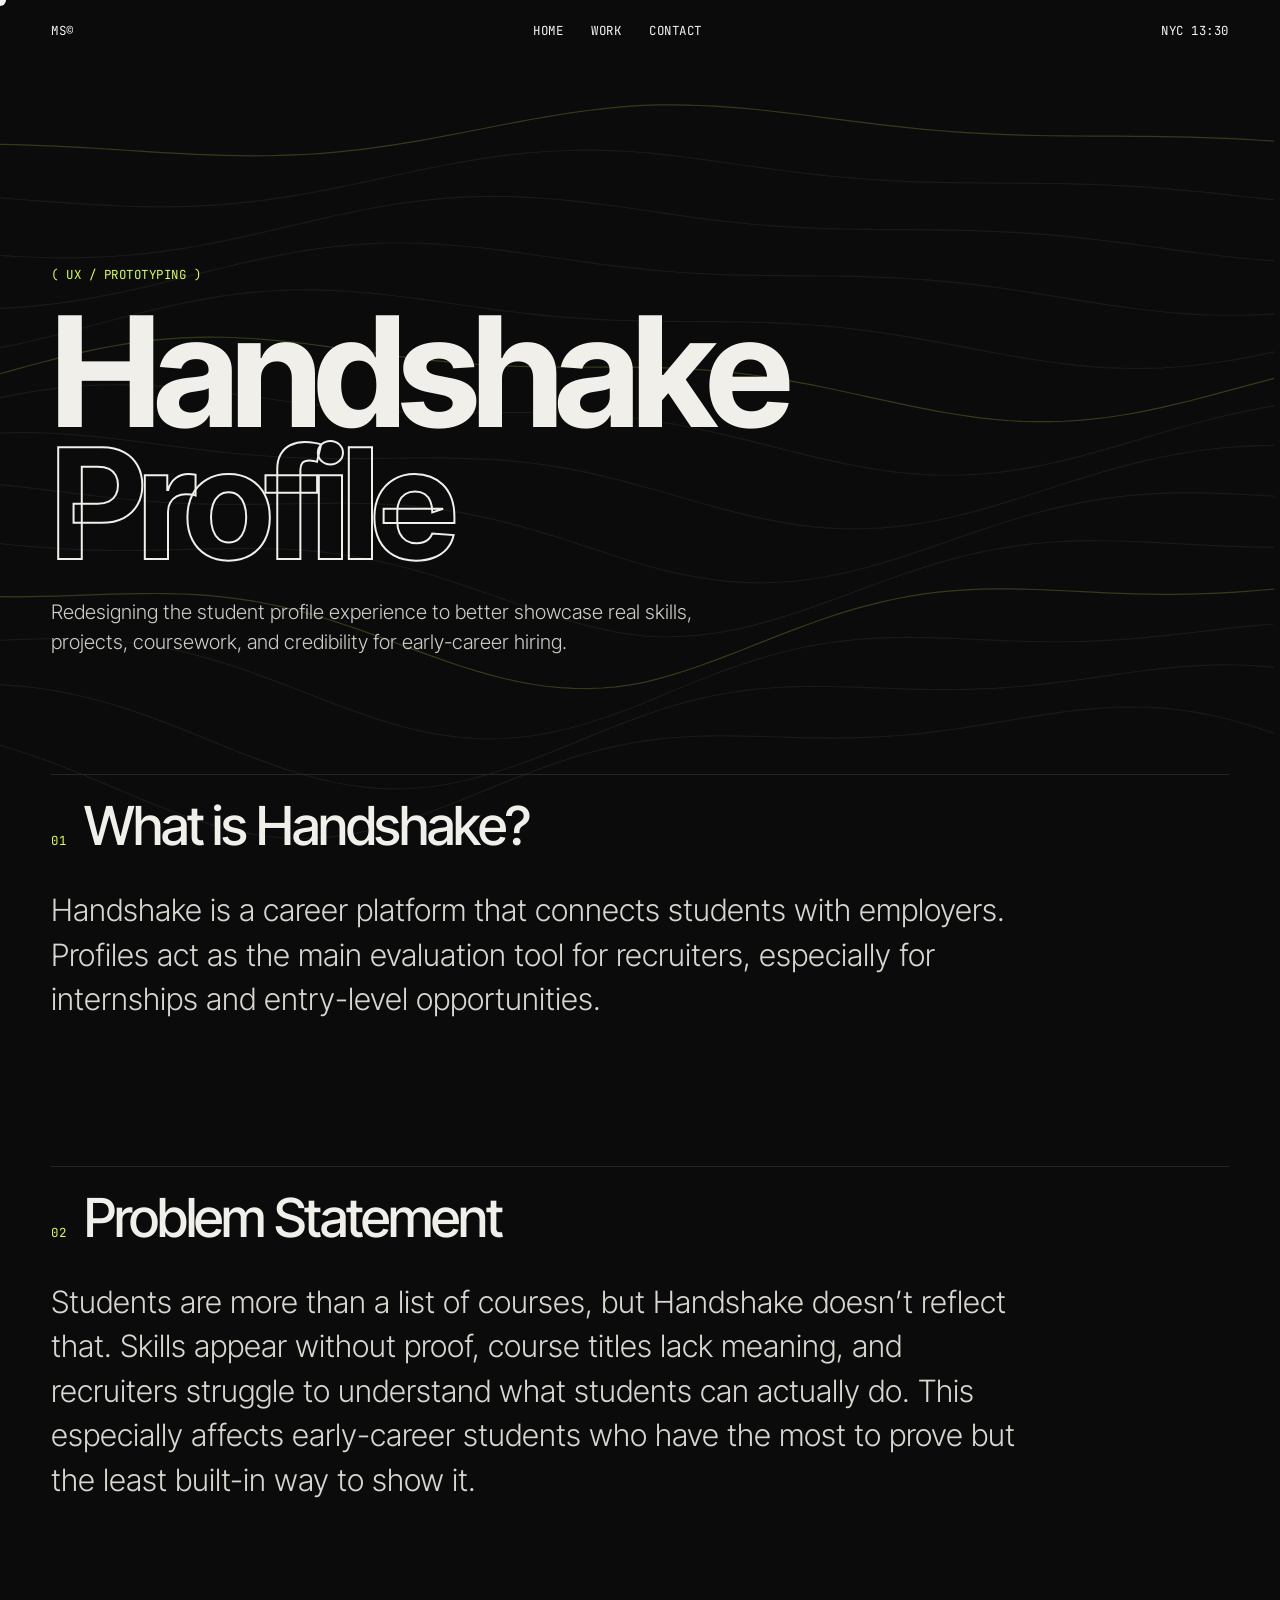
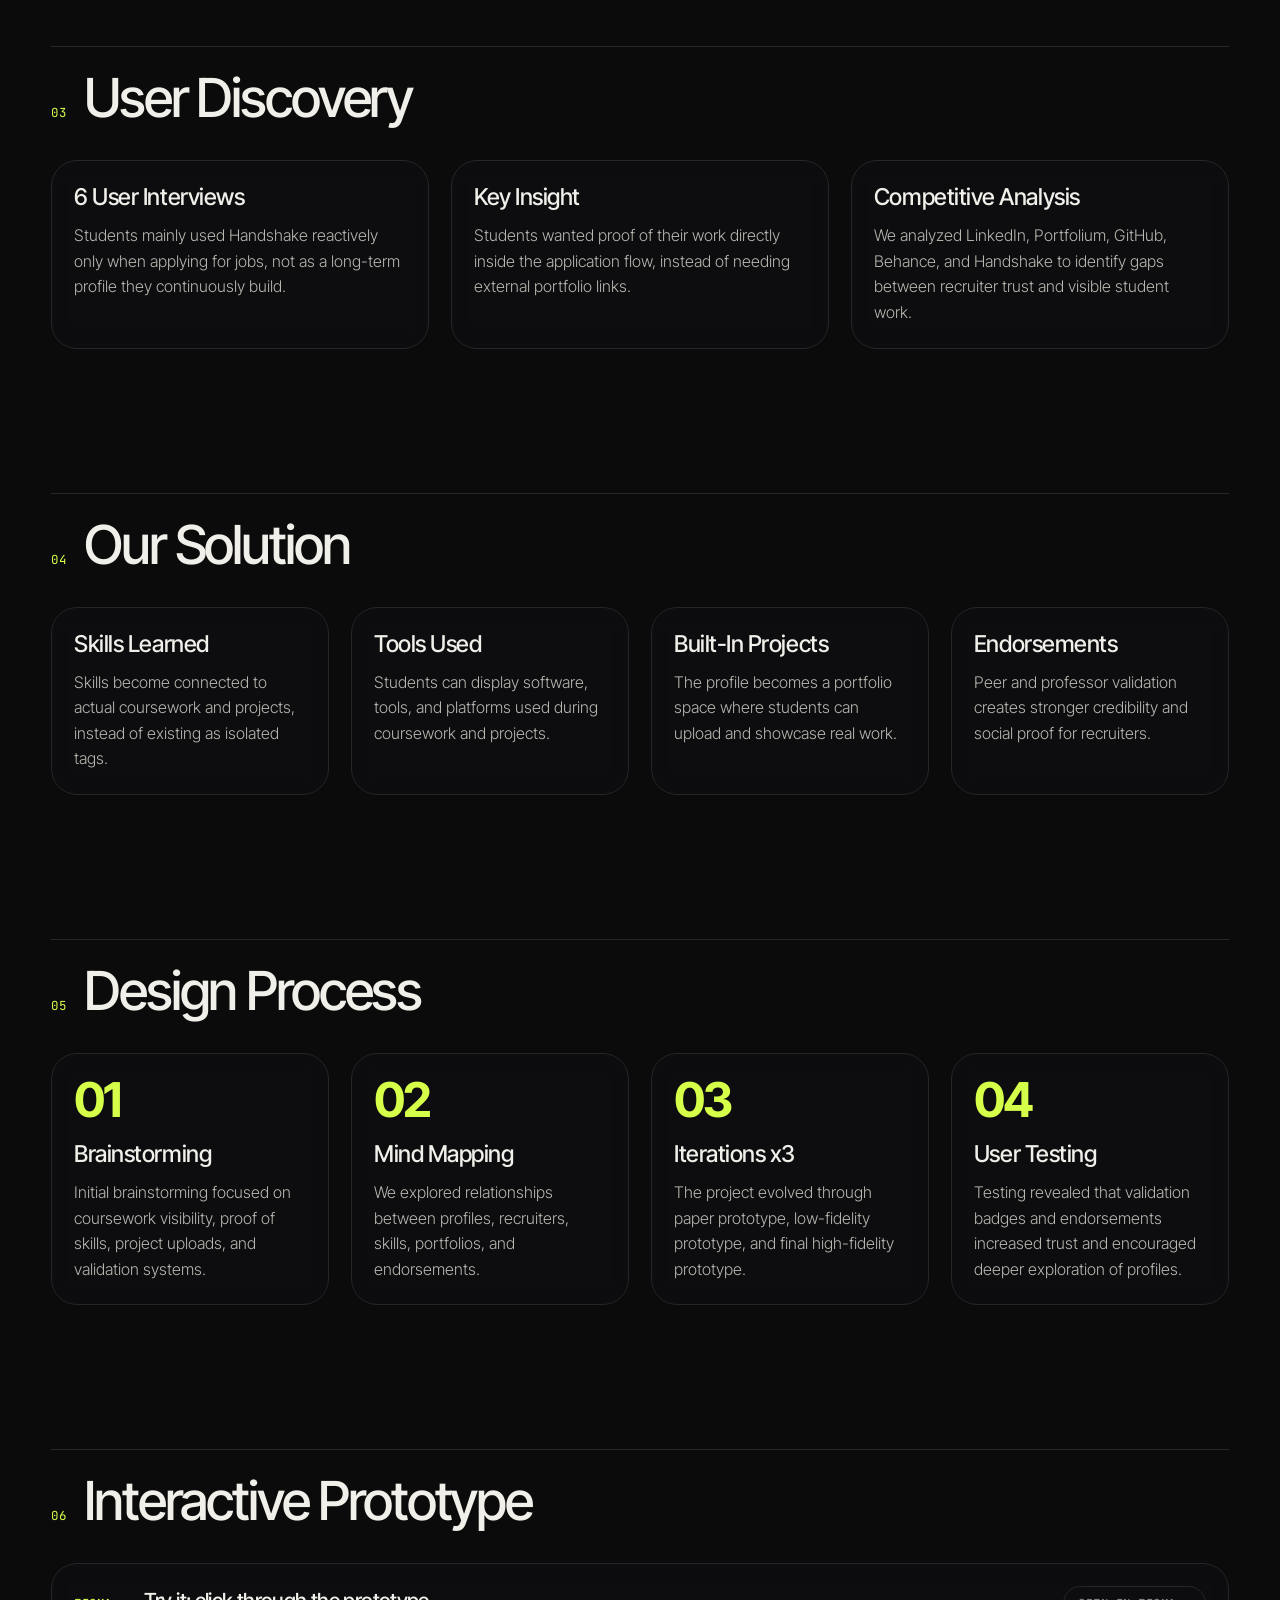
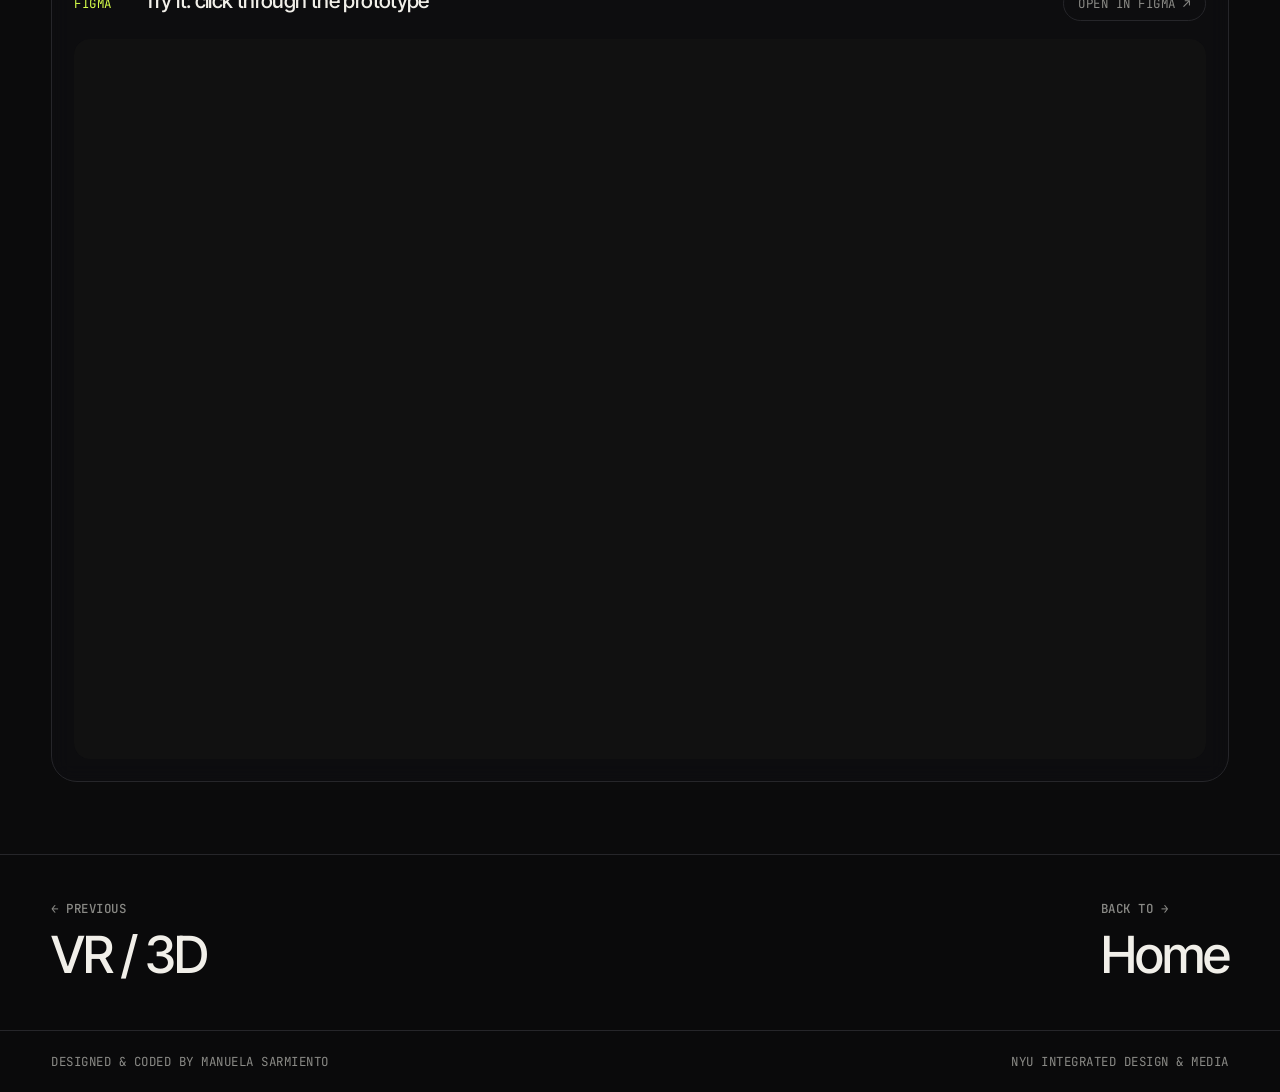
<file: ux-prototyping.html>
<!DOCTYPE html>
<html lang="en">
<head>
<meta charset="UTF-8">
<meta name="viewport" content="width=device-width, initial-scale=1.0">
<title>UX / Prototyping | Handshake Profile</title>
<link rel="preconnect" href="https://fonts.googleapis.com">
<link href="https://fonts.googleapis.com/css2?family=Inter+Tight:wght@300;500;700&family=JetBrains+Mono:wght@400;500&display=swap" rel="stylesheet">
<style>
:root{--bg:#0b0b0c;--fg:#f1efe9;--dim:#8a8a86;--line:#26262a;--acc:#d6ff4a}
*{box-sizing:border-box;margin:0;padding:0}
html{scroll-behavior:smooth}
body{background:var(--bg);color:var(--fg);font-family:'Inter Tight',Arial,sans-serif;overflow-x:hidden;cursor:none}
a{color:inherit;text-decoration:none;cursor:none}
.mono{font-family:'JetBrains Mono',monospace;font-size:.78rem;letter-spacing:.04em;text-transform:uppercase}
canvas#wave{position:fixed;inset:0;z-index:0;opacity:.4;pointer-events:none}
main,footer{position:relative;z-index:1}
.cur{position:fixed;left:0;top:0;width:12px;height:12px;border-radius:50%;background:#fff;mix-blend-mode:difference;pointer-events:none;z-index:100;transform:translate(-50%,-50%);transition:width .25s,height .25s,opacity .2s}
.cur.big{width:70px;height:70px}
.cur.hide{opacity:0}
nav.top{position:fixed;top:0;left:0;right:0;display:flex;justify-content:space-between;align-items:center;padding:22px 4%;z-index:20;mix-blend-mode:difference;color:#fff}
nav.top .mid{display:flex;gap:28px}
nav.top a{position:relative}
nav.top a::after{content:"";position:absolute;left:0;bottom:-3px;height:1px;width:0;background:currentColor;transition:width .3s}
nav.top a:hover::after,nav.top a.on::after{width:100%}
.intro{min-height:62vh;display:flex;flex-direction:column;justify-content:flex-end;padding:150px 4% 5vh}
.intro .mono{color:var(--acc);margin-bottom:22px}
.intro h1{font-weight:700;font-size:clamp(3rem,10vw,9rem);line-height:.88;letter-spacing:-.05em}
.intro h1 .ln{display:block;overflow:hidden}
.intro h1 .ln span{display:inline-block;transform:translateY(105%);animation:up 1.1s cubic-bezier(.2,.8,.2,1) forwards}
.intro h1 .ln:nth-child(2) span{animation-delay:.12s;color:transparent;-webkit-text-stroke:2px var(--fg)}
.intro p.d{margin-top:26px;color:#cfcdc6;font-weight:300;font-size:1.2rem;max-width:520px}
@keyframes up{to{transform:none}}
.grid{padding:4vh 4% 12vh;display:grid;grid-template-columns:repeat(2,1fr);gap:22px}
.card{position:relative;padding:22px;border:1px solid var(--line);border-radius:26px;background:rgba(14,14,16,.82);backdrop-filter:blur(10px);overflow:hidden;transition:border-color .4s,transform .5s cubic-bezier(.2,.8,.2,1)}
.card::before{content:"";position:absolute;inset:0;background:radial-gradient(500px circle at var(--x,50%) var(--y,0%),rgba(214,255,74,.12),transparent 45%);opacity:0;transition:opacity .4s;pointer-events:none}
.card:hover{border-color:rgba(214,255,74,.55);transform:translateY(-6px)}
.card:hover::before{opacity:1}
.card.wide{grid-column:span 2}
.ch{display:flex;justify-content:space-between;align-items:baseline;gap:16px;margin-bottom:18px;position:relative;z-index:2}
.ch .n{color:var(--acc)}
.ch h2{font-size:clamp(1.6rem,3vw,2.4rem);font-weight:500;letter-spacing:-.03em;flex:1;margin-left:16px}
.ch a.open{border:1px solid var(--line);padding:8px 14px;border-radius:999px;color:var(--dim);transition:.3s;white-space:nowrap}
.ch a.open:hover{background:var(--fg);color:#0b0b0c;border-color:var(--fg)}
.card iframe,.card video{display:block;width:100%;height:520px;border:0;border-radius:16px;background:#111;position:relative;z-index:2}
.card.wide iframe{height:620px}
.card video{object-fit:cover}
.pn{display:flex;justify-content:space-between;gap:20px;padding:5vh 4%;border-top:1px solid var(--line);flex-wrap:wrap;background:rgba(11,11,12,.85)}
.pn a{font-size:clamp(1.6rem,4vw,3.2rem);font-weight:500;letter-spacing:-.04em;transition:color .3s}
.pn a:hover{color:var(--acc)}
.pn small{display:block;color:var(--dim);margin-bottom:6px}
footer{display:flex;justify-content:space-between;padding:22px 4%;border-top:1px solid var(--line);color:var(--dim);flex-wrap:wrap;gap:10px;background:rgba(11,11,12,.9)}
.rv{opacity:0;transform:translateY(40px);transition:opacity 1s,transform 1s cubic-bezier(.2,.8,.2,1)}
.rv.in{opacity:1;transform:none}
@media(max-width:1000px){.grid{grid-template-columns:1fr}.card.wide{grid-column:span 1}.card.wide iframe{height:500px}}
@media(max-width:700px){nav.top .mid{display:none}body,a{cursor:auto}.cur{display:none}.card iframe,.card video{height:380px}.ch h2{margin-left:0}.ch{flex-wrap:wrap}}
@media(prefers-reduced-motion:reduce){*{animation:none!important;transition:none!important}.rv{opacity:1;transform:none}.intro h1 .ln span{transform:none}}

.hero-t{min-height:78vh;display:flex;flex-direction:column;justify-content:flex-end;padding:150px 4% 5vh}
.hero-t .mono{color:var(--acc);margin-bottom:22px}
.hero-t h1{font-weight:700;font-size:clamp(3.2rem,12vw,11rem);line-height:.86;letter-spacing:-.05em}
.hero-t h1 .ln{display:block;overflow:hidden}
.hero-t h1 .ln span{display:inline-block;transform:translateY(105%);animation:up 1.1s cubic-bezier(.2,.8,.2,1) forwards}
.hero-t h1 .ln:nth-child(2) span{animation-delay:.12s;color:transparent;-webkit-text-stroke:2px var(--fg)}
.hero-t p.d{margin-top:28px;color:#cfcdc6;font-weight:300;font-size:1.25rem;max-width:660px;line-height:1.5}
.sec{position:relative;padding:8vh 4%}
.sh{display:flex;gap:18px;align-items:baseline;margin-bottom:30px;border-top:1px solid var(--line);padding-top:18px}
.sh .n{color:var(--acc)}
.sh h2{font-size:clamp(1.8rem,4.2vw,3.4rem);font-weight:500;letter-spacing:-.04em}
.big-p{font-size:clamp(1.25rem,2.4vw,2rem);font-weight:300;line-height:1.45;color:#d8d6cf;max-width:980px}
.card h3{font-size:1.45rem;font-weight:500;letter-spacing:-.02em;margin-bottom:12px;position:relative;z-index:2}
.card p.t{color:#b9b7b0;line-height:1.6;font-weight:300;position:relative;z-index:2}
.g3{display:grid;grid-template-columns:repeat(3,1fr);gap:22px}
.g2{display:grid;grid-template-columns:repeat(2,1fr);gap:22px}
.g4{display:grid;grid-template-columns:repeat(4,1fr);gap:22px}
.card .st{display:block;font-size:3rem;font-weight:700;letter-spacing:-.05em;color:var(--acc);line-height:1;margin-bottom:16px;position:relative;z-index:2}
.fig iframe{height:80vh;min-height:560px}
@media(max-width:1100px){.g4{grid-template-columns:repeat(2,1fr)}}
@media(max-width:900px){.g3,.g2,.g4{grid-template-columns:1fr}}
</style>
</head>
<body>
<canvas id="wave"></canvas>
<div class="cur" id="cur"></div>

<nav class="top mono">
  <a href="index.html">MS©</a>
  <div class="mid"><a href="index.html">Home</a><a href="index.html#work">Work</a><a href="index.html#contact">Contact</a></div>
  <span id="clock">NYC</span>
</nav>

<main>
  <header class="hero-t">
    <p class="mono">( UX / Prototyping )</p>
    <h1><span class="ln"><span>Handshake</span></span><span class="ln"><span>Profile</span></span></h1>
    <p class="d">Redesigning the student profile experience to better showcase real skills, projects, coursework, and credibility for early-career hiring.</p>
  </header>

  <section class="sec">
    <div class="sh rv"><span class="n mono">01</span><h2>What is Handshake?</h2></div>
    <p class="big-p rv">Handshake is a career platform that connects students with employers. Profiles act as the main evaluation tool for recruiters, especially for internships and entry-level opportunities.</p>
  </section>

  <section class="sec">
    <div class="sh rv"><span class="n mono">02</span><h2>Problem Statement</h2></div>
    <p class="big-p rv">Students are more than a list of courses, but Handshake doesn’t reflect that. Skills appear without proof, course titles lack meaning, and recruiters struggle to understand what students can actually do. This especially affects early-career students who have the most to prove but the least built-in way to show it.</p>
  </section>

  <section class="sec">
    <div class="sh rv"><span class="n mono">03</span><h2>User Discovery</h2></div>
    <div class="g3">
      <div class="card rv"><h3>6 User Interviews</h3><p class="t">Students mainly used Handshake reactively only when applying for jobs, not as a long-term profile they continuously build.</p></div>
      <div class="card rv"><h3>Key Insight</h3><p class="t">Students wanted proof of their work directly inside the application flow, instead of needing external portfolio links.</p></div>
      <div class="card rv"><h3>Competitive Analysis</h3><p class="t">We analyzed LinkedIn, Portfolium, GitHub, Behance, and Handshake to identify gaps between recruiter trust and visible student work.</p></div>
    </div>
  </section>

  <section class="sec">
    <div class="sh rv"><span class="n mono">04</span><h2>Our Solution</h2></div>
    <div class="g4">
      <div class="card rv"><h3>Skills Learned</h3><p class="t">Skills become connected to actual coursework and projects, instead of existing as isolated tags.</p></div>
      <div class="card rv"><h3>Tools Used</h3><p class="t">Students can display software, tools, and platforms used during coursework and projects.</p></div>
      <div class="card rv"><h3>Built-In Projects</h3><p class="t">The profile becomes a portfolio space where students can upload and showcase real work.</p></div>
      <div class="card rv"><h3>Endorsements</h3><p class="t">Peer and professor validation creates stronger credibility and social proof for recruiters.</p></div>
    </div>
  </section>

  <section class="sec">
    <div class="sh rv"><span class="n mono">05</span><h2>Design Process</h2></div>
    <div class="g4">
      <div class="card rv"><span class="st">01</span><h3>Brainstorming</h3><p class="t">Initial brainstorming focused on coursework visibility, proof of skills, project uploads, and validation systems.</p></div>
      <div class="card rv"><span class="st">02</span><h3>Mind Mapping</h3><p class="t">We explored relationships between profiles, recruiters, skills, portfolios, and endorsements.</p></div>
      <div class="card rv"><span class="st">03</span><h3>Iterations x3</h3><p class="t">The project evolved through paper prototype, low-fidelity prototype, and final high-fidelity prototype.</p></div>
      <div class="card rv"><span class="st">04</span><h3>User Testing</h3><p class="t">Testing revealed that validation badges and endorsements increased trust and encouraged deeper exploration of profiles.</p></div>
    </div>
  </section>

  <section class="sec">
    <div class="sh rv"><span class="n mono">06</span><h2>Interactive Prototype</h2></div>
    <div class="card fig rv">
      <div class="ch"><span class="n mono">Figma</span><h2 style="font-size:1.3rem">Try it: click through the prototype</h2><a class="open mono" href="https://www.figma.com/design/9IXKrzx2Wfud6utrXwMFHy/Lowfi-I-P-Final?node-id=0-1" target="_blank" rel="noopener">Open in Figma ↗</a></div>
      <iframe src="https://embed.figma.com/design/9IXKrzx2Wfud6utrXwMFHy/Lowfi-I-P-Final?node-id=0-1&amp;embed-host=share" allowfullscreen loading="lazy" title="Handshake Profile Figma prototype"></iframe>
    </div>
  </section>

  <div class="pn">
    <a href="vr-3d.html"><small class="mono">← Previous</small>VR / 3D</a>
    <a href="index.html"><small class="mono">Back to →</small>Home</a>
  </div>
</main>

<footer class="mono"><span>Designed &amp; coded by Manuela Sarmiento</span><span>NYU Integrated Design &amp; Media</span></footer>

<script>
// Wave background
const cv=document.getElementById('wave');
if(cv){
  const c=cv.getContext('2d');let W,H,mx=.5,my=.5,sy=0,t=0;
  const size=()=>{W=cv.width=innerWidth;H=cv.height=innerHeight};size();
  addEventListener('resize',size);
  addEventListener('pointermove',e=>{mx=e.clientX/innerWidth;my=e.clientY/innerHeight});
  addEventListener('scroll',()=>sy=scrollY);
  (function draw(){
    t+=.012;c.clearRect(0,0,W,H);
    for(let l=0;l<14;l++){
      c.beginPath();const base=H*(.15+l/14*.75);
      for(let x=0;x<=W;x+=14){
        const nx=x/W,amp=(18+l*2.2)*(1.8-Math.abs(nx-mx)*.6)*(1+my*.8);
        const y=base+Math.sin(nx*6+t*2+l*.4+sy*.002)*amp*.5+Math.sin(nx*13-t*3+l)*amp*.22;
        x?c.lineTo(x,y):c.moveTo(x,y);
      }
      c.strokeStyle=l%5==0?'rgba(214,255,74,.5)':'rgba(241,239,233,.16)';c.lineWidth=1.2;c.stroke();
    }
    requestAnimationFrame(draw);
  })();
}

// Custom cursor (hides over iframes so you can use the projects normally)
const cur=document.getElementById('cur');
if(cur){
  addEventListener('pointermove',e=>{cur.style.left=e.clientX+'px';cur.style.top=e.clientY+'px'});
  document.querySelectorAll('a').forEach(a=>{
    a.addEventListener('mouseenter',()=>cur.classList.add('big'));
    a.addEventListener('mouseleave',()=>cur.classList.remove('big'));
  });
  document.querySelectorAll('iframe,video').forEach(f=>{
    f.addEventListener('mouseenter',()=>cur.classList.add('hide'));
    f.addEventListener('mouseleave',()=>cur.classList.remove('hide'));
  });
}

// Scroll reveal
const io=new IntersectionObserver(es=>es.forEach(e=>{
  if(e.isIntersecting){e.target.classList.add('in');io.unobserve(e.target)}
}),{threshold:.1});
document.querySelectorAll('.rv').forEach((el,i)=>{el.style.transitionDelay=(i%2)*.08+'s';io.observe(el)});

// Card spotlight follows the mouse
document.querySelectorAll('.card').forEach(card=>{
  card.addEventListener('pointermove',e=>{
    const r=card.getBoundingClientRect();
    card.style.setProperty('--x',(e.clientX-r.left)+'px');
    card.style.setProperty('--y',(e.clientY-r.top)+'px');
  });
});

// NYC clock
const clk=document.getElementById('clock');
if(clk)(function tick(){
  clk.textContent='NYC '+new Date().toLocaleTimeString('en-US',{timeZone:'America/New_York',hour:'2-digit',minute:'2-digit',hour12:false});
  setTimeout(tick,10000);
})();
</script>
</body>
</html>
</file>
<file: mood-based-music-quiz/style.css>
* {
  box-sizing: border-box;
}

body {
  margin: 0;
  font-family: Arial, Helvetica, sans-serif;
  color: white;
  min-height: 100vh;
  background: linear-gradient(135deg, #111111, #2b1b3d, #5c2a72);
  transition: background 0.5s ease;
}

body.happy {
  background: linear-gradient(135deg, #ff9a3d, #ff5e78, #7b2cff);
}

body.sad {
  background: linear-gradient(135deg, #07111f, #243b55, #4b6584);
}

body.neutral {
  background: linear-gradient(135deg, #1f1f1f, #4b5563, #6b7280);
}

.app {
  width: 90%;
  max-width: 1000px;
  margin: 0 auto;
  min-height: 100vh;
  display: flex;
  align-items: center;
  justify-content: center;
  padding: 40px 0;
}

.page {
  display: none;
  width: 100%;
  text-align: center;
  animation: fadeIn 0.4s ease;
}

.page.active {
  display: block;
}

.tag {
  letter-spacing: 3px;
  font-size: 13px;
  color: #ffd6ff;
}

.step {
  color: #f0d9ff;
  font-size: 15px;
  letter-spacing: 2px;
  text-transform: uppercase;
}

h1 {
  font-size: 70px;
  margin: 10px 0;
}

h2 {
  font-size: 38px;
  margin-bottom: 25px;
}

.subtitle {
  color: #eee;
  font-size: 18px;
  margin-bottom: 30px;
}

.options {
  display: flex;
  justify-content: center;
  flex-wrap: wrap;
  gap: 16px;
  margin-top: 25px;
}

button {
  border: 1px solid rgba(255, 255, 255, 0.5);
  padding: 14px 22px;
  border-radius: 4px;
  cursor: pointer;
  background: white;
  color: #222;
  font-size: 16px;
  transition: 0.2s ease;
}

button:hover {
  background: #f2f2f2;
}

button.selected {
  background: #ff7aa2;
  color: white;
}

#startBtn,
#againBtn {
  background: #c77dff;
  color: white;
  font-weight: bold;
}

#restartBtn,
.backBtn {
  background: transparent;
  color: white;
  border: 1px solid white;
  margin-top: 25px;
}

.actions {
  margin: 20px 0 30px;
  display: flex;
  gap: 12px;
  justify-content: center;
  flex-wrap: wrap;
}

#results {
  display: grid;
  gap: 18px;
}


.song-card {
  background: rgba(255, 255, 255, 0.12);
  padding: 18px;
  border-radius: 6px;
  text-align: left;
  backdrop-filter: blur(10px);
  box-shadow: 0 8px 20px rgba(0,0,0,0.18);
  animation: fadeInUp 0.4s ease;
}

.song-top {
  display: flex;
  gap: 18px;
  align-items: center;
}

.song-top img {
  width: 115px;
  height: 115px;
  border-radius: 4px;
  object-fit: cover;
}

.song-card h3 {
  margin: 0;
  font-size: 23px;
}

.song-card p {
  margin: 6px 0;
  color: #eadff1;
}

audio {
  width: 100%;
  margin-top: 15px;
}

.itunes-link {
  display: inline-block;
  margin-top: 12px;
  color: #ffd6ff;
  text-decoration: none;
}

.itunes-link:hover {
  text-decoration: underline;
}

.credit {
  font-size: 13px;
  color: #d9c7df;
}

.loader {
  width: 55px;
  height: 55px;
  border: 5px solid rgba(255,255,255,0.3);
  border-top: 5px solid white;
  border-radius: 50%;
  margin: 30px auto;
  animation: spin 1s linear infinite;
}

#loadingText {
  color: #f0d9ff;
}

@keyframes spin {
  to {
    transform: rotate(360deg);
  }
}

@keyframes fadeIn {
  from {
    opacity: 0;
  }
  to {
    opacity: 1;
  }
}

@keyframes fadeInUp {
  from {
    opacity: 0;
    transform: translateY(14px);
  }
  to {
    opacity: 1;
    transform: translateY(0);
  }
}

@media (max-width: 650px) {
  h1 {
    font-size: 46px;
  }

  h2 {
    font-size: 28px;
  }

  .song-top {
    flex-direction: column;
    text-align: center;
  }

  .song-card {
    text-align: center;
  }
}
</file>
